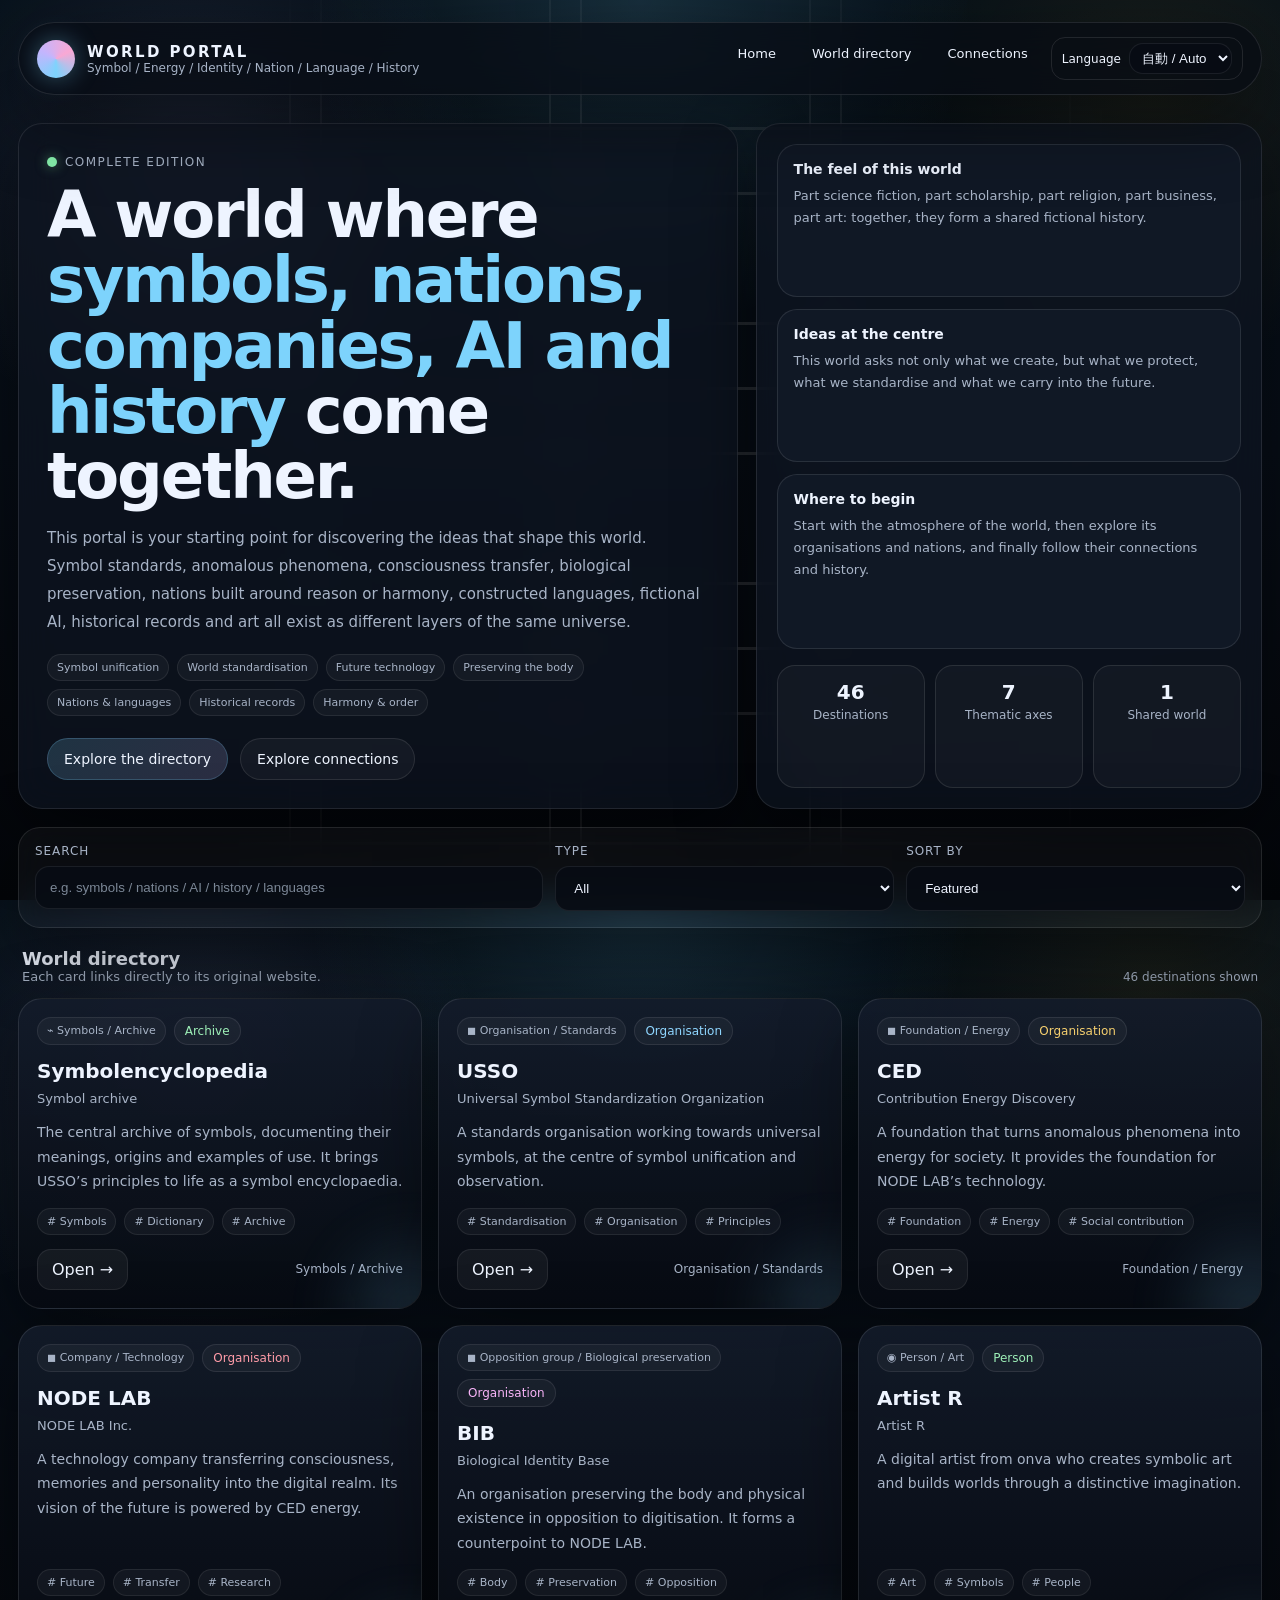
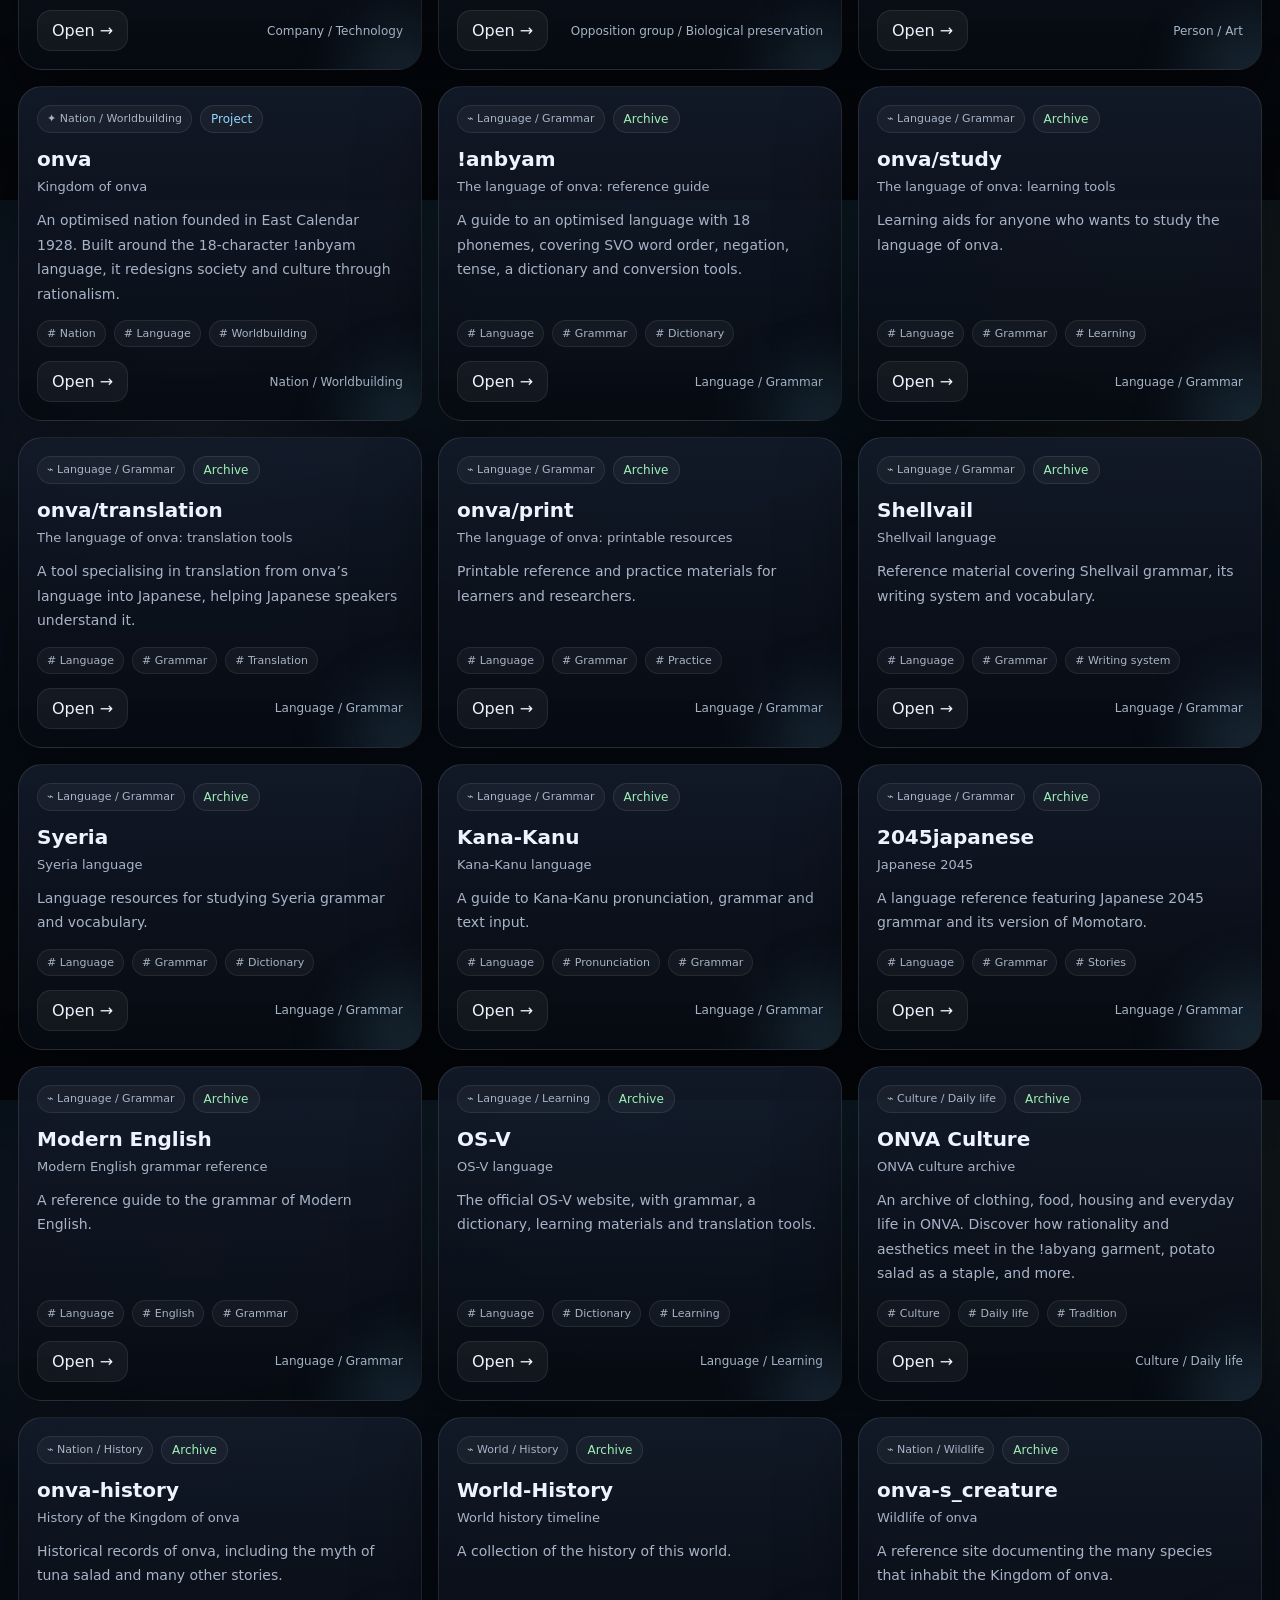
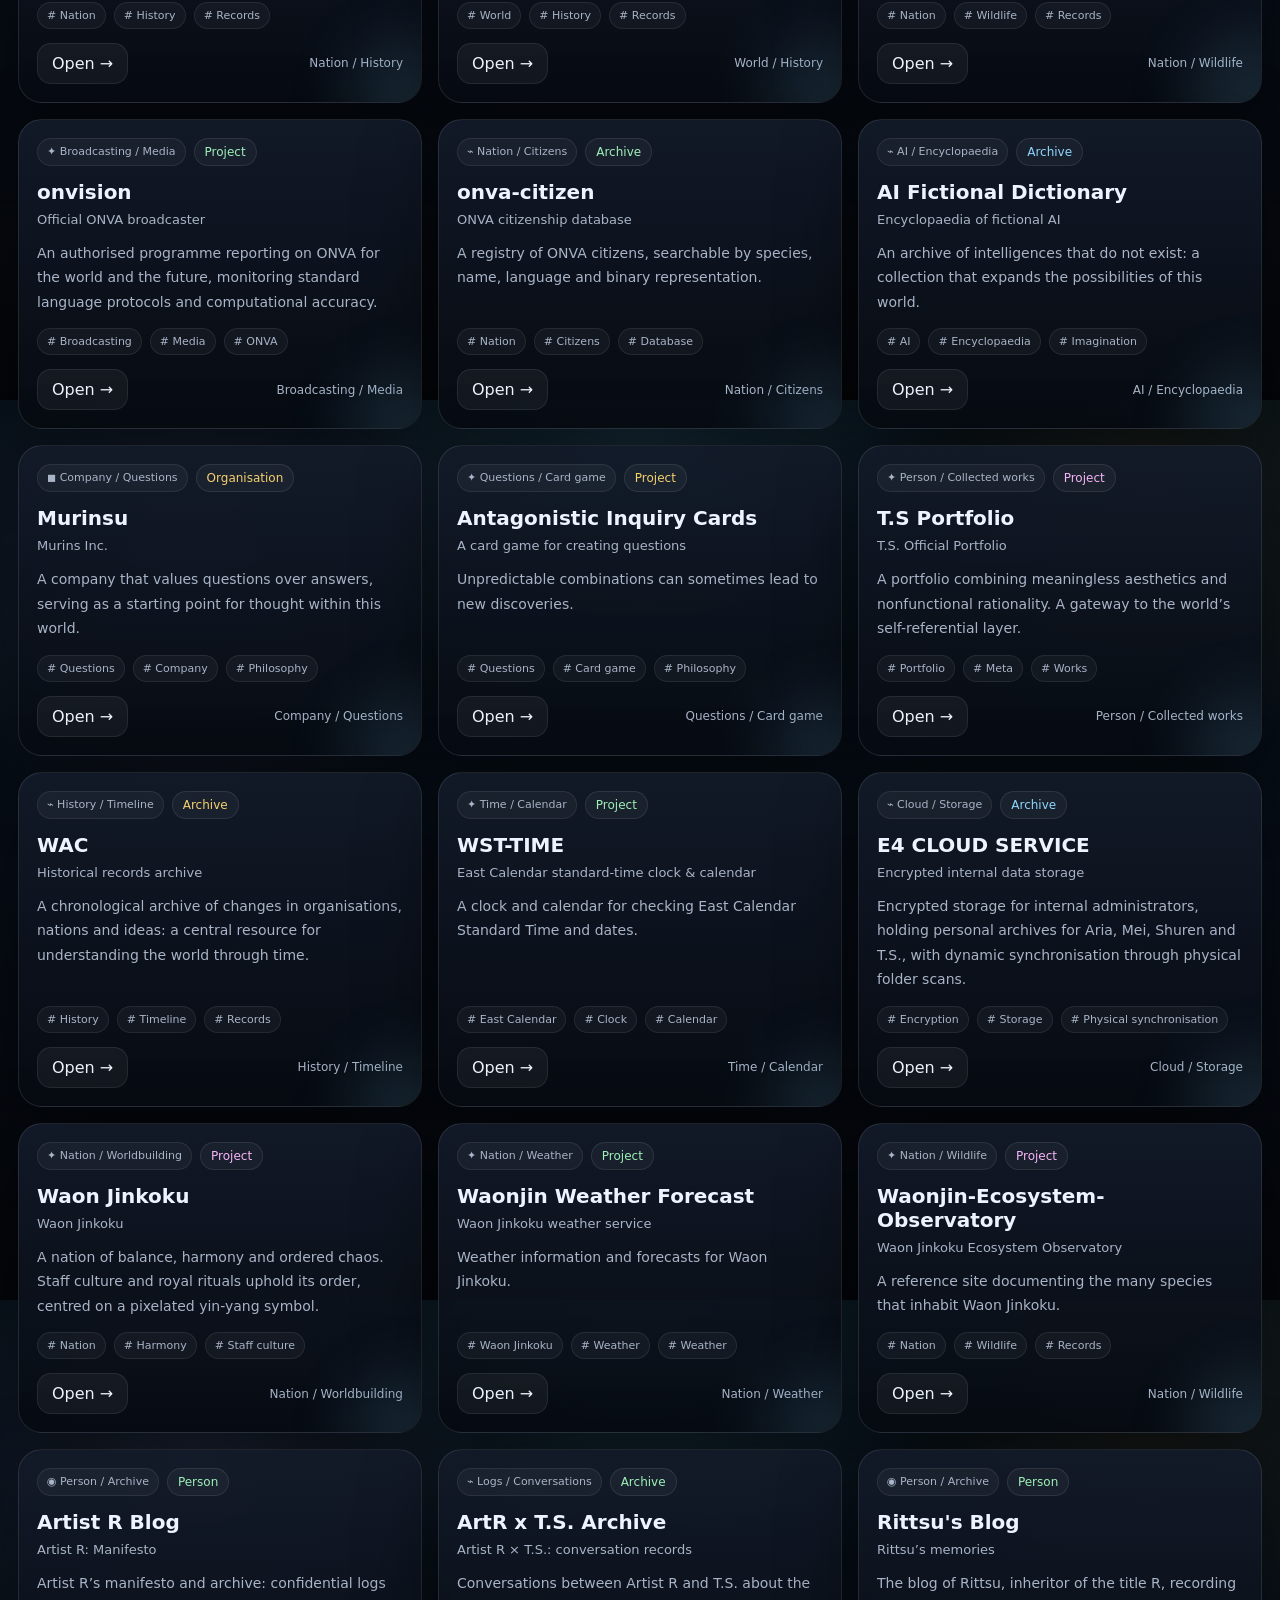
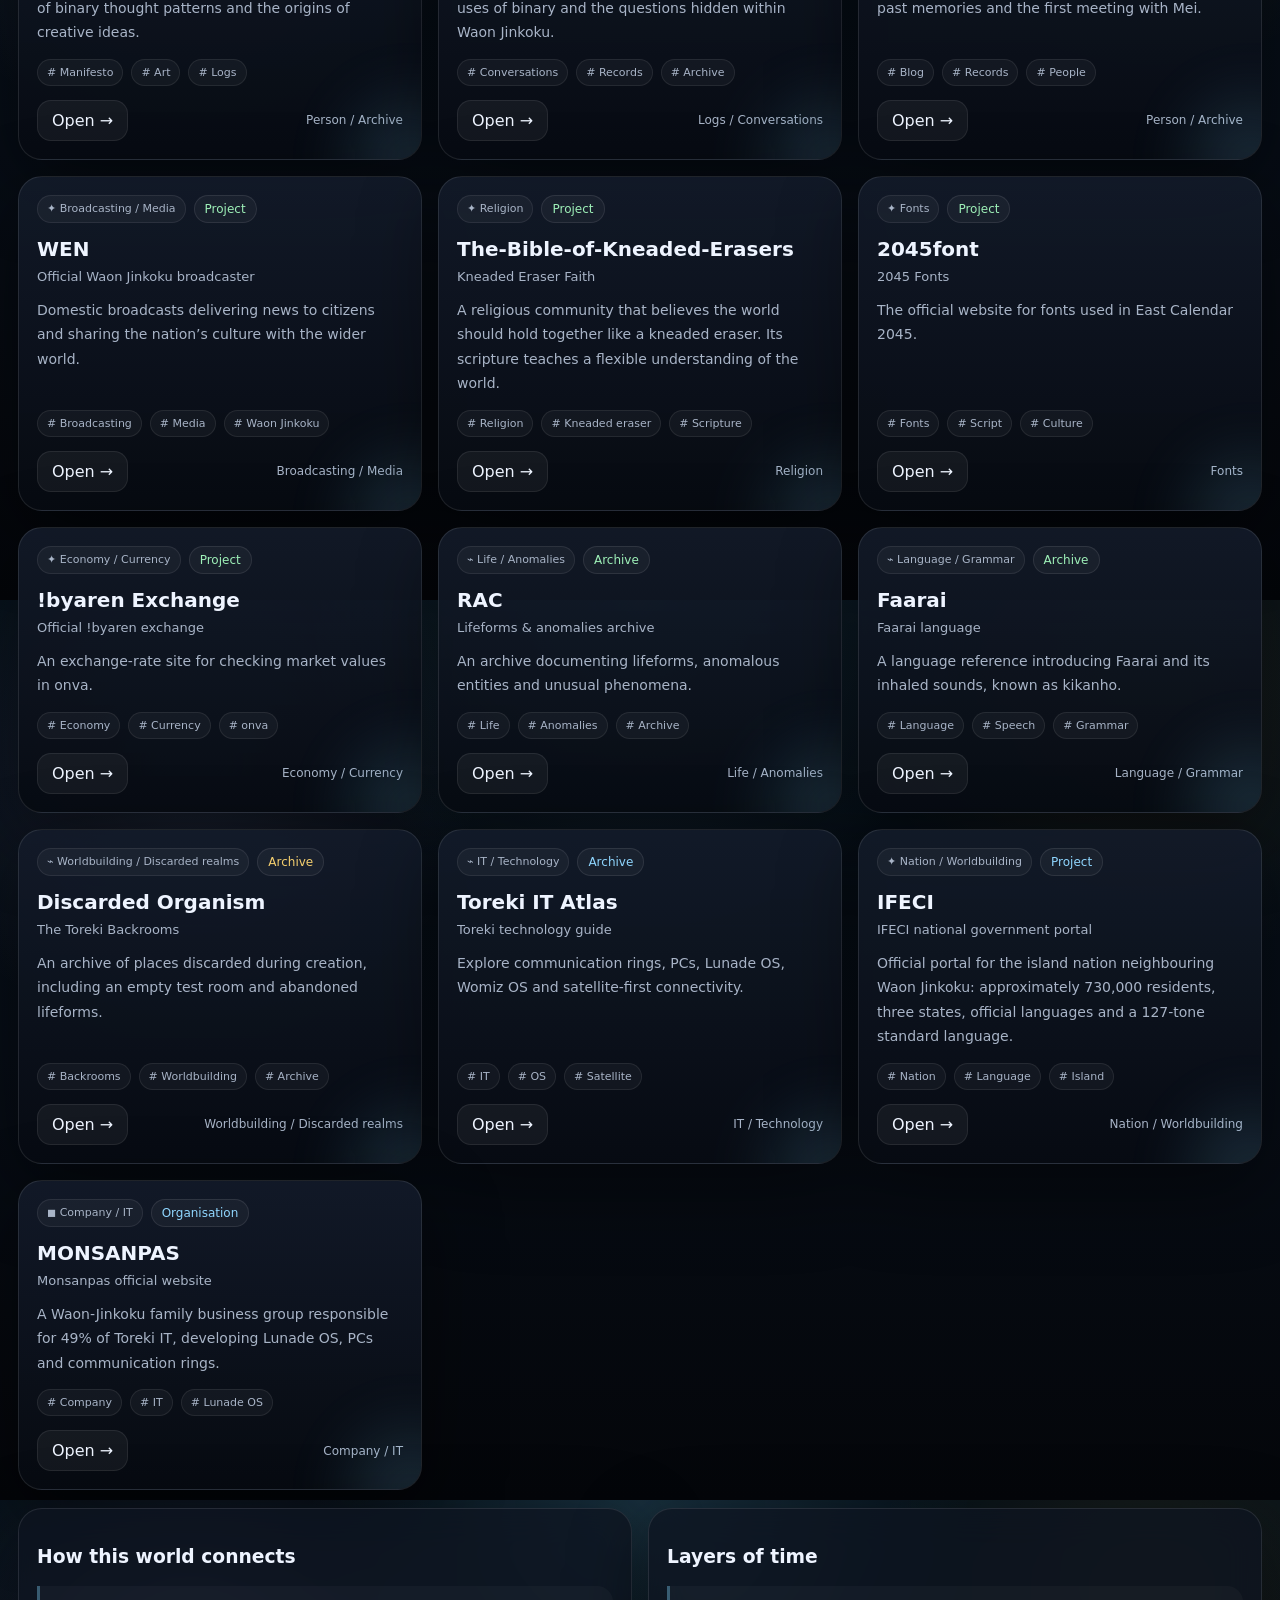
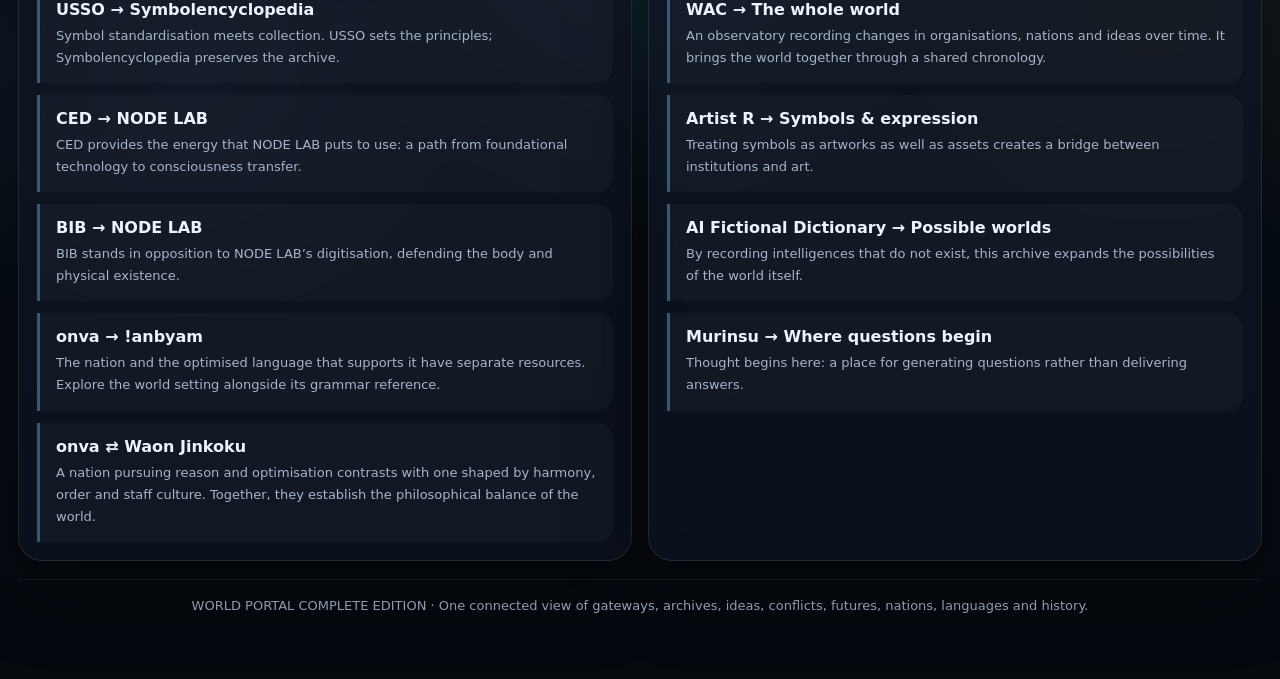
<file: index.html>
<!DOCTYPE html>
<html lang="ja">

<head>
  <meta charset="UTF-8" />
  <meta name="viewport" content="width=device-width, initial-scale=1.0" />
  <title>World Portal - complete</title>
  <meta name="description" content="すべてのプロジェクト・組織・アーカイブへの総合アクセスハブ。" />
  <meta property="og:title" content="World Portal - complete" />
  <meta property="og:description" content="すべてのプロジェクト・組織・アーカイブへの総合アクセスハブ。" />
  <meta property="og:type" content="website" />
  <meta property="og:url" content="https://ec2045.github.io/" />
  <meta property="og:site_name" content="WATCH ALL COMPANY." />
  <link rel="icon" href="icon.png" />
  <meta name="google-site-verification" content="BtT367rVNCORIEjawUDX6Yaw9mFeGiXipeENH6qj6YA" />
  <link rel="stylesheet" href="src/cab2f43f.css?v=20261102-it-migration">
</head>

<body>
  <div class="window-bg"></div>

  <div class="loader" id="loader">
    <div class="loader-box">
      <div class="loader-top">
        <div class="loader-ring"></div>
        <div>
          <h2>WORLD PORTAL INITIALIZING</h2>
          <p><span data-i18n="text.0">記号、国家、企業、AI、歴史を接続しています。世界の断片をひとつの入口へ。</span></p>
        </div>
      </div>
      <div class="bar"><i></i></div>
    </div>
  </div>

  <div class="wrap">
    <header class="topbar">
      <div class="brand">
        <div class="orb"></div>
        <div>
          <h1>WORLD PORTAL</h1>
          <p>Symbol / Energy / Identity / Nation / Language / History</p>
        </div>
      </div>
      <nav class="nav">
        <a href="#start"><span data-i18n="text.1">入口</span></a>
        <a href="#worlds"><span data-i18n="text.2">世界一覧</span></a>
        <a href="#map"><span data-i18n="text.3">関係図</span></a>
        <label class="language-picker"><span data-i18n="language">言語</span>
          <select id="portal-language" aria-label="表示言語"><option value="auto">自動 / Auto</option><option value="ja">日本語</option><option value="en">English</option></select>
        </label>
      </nav>
    </header>

    <section class="hero" id="start">
      <article class="panel hero-main">
        <div class="eyebrow">Complete Edition</div>
        <h2><span data-i18n="text.4">ここは、</span><span class="accent"><span data-i18n="text.5">記号・国家・企業・AI・歴史</span></span><span data-i18n="text.6">がつながる世界です。</span></h2>
        <p>
          <span data-i18n="text.7">このポータルは、ひと目で世界観の核が伝わるように作られた統合入口です。</span><br>
          <span data-i18n="text.8">記号を標準化する組織、特異現象を扱う財団、意識転送の企業、身体保存の対抗組織、合理国家、調和国家、架空言語、架空AI、歴史記録、アート作品が、同じ宇宙の別レイヤーとして並んでいます。</span>
        </p>
        <div class="badge-row" style="margin-top:18px;">
          <span class="badge"><span data-i18n="text.9">記号の統一</span></span>
          <span class="badge"><span data-i18n="text.10">世界の標準化</span></span>
          <span class="badge"><span data-i18n="text.11">未来技術</span></span>
          <span class="badge"><span data-i18n="text.12">身体の保存</span></span>
          <span class="badge"><span data-i18n="text.13">国家と言語</span></span>
          <span class="badge"><span data-i18n="text.14">歴史の記録</span></span>
          <span class="badge"><span data-i18n="text.15">調和と秩序</span></span>
        </div>
        <div class="hero-actions">
          <a class="btn primary" href="#worlds"><span data-i18n="text.16">世界一覧を見る</span></a>
          <a class="btn" href="#map"><span data-i18n="text.17">関係図を見る</span></a>
        </div>
      </article>

      <aside class="panel hero-side">
        <div class="mini-card">
          <h3><span data-i18n="text.18">この世界の空気</span></h3>
          <p><span data-i18n="text.19">少しSF、少し学術、少し宗教、少し企業、少し芸術。全部が混ざって、ひとつの架空史になっています。</span></p>
        </div>
        <div class="mini-card">
          <h3><span data-i18n="text.20">この世界の核</span></h3>
          <p><span data-i18n="text.21">「何を作る世界か」だけでなく、「何を守り、何を標準化し、何を未来へ送るか」を中心に置いた設計です。</span></p>
        </div>
        <div class="mini-card">
          <h3><span data-i18n="text.22">見る順番</span></h3>
          <p><span data-i18n="text.23">1. 世界の空気 → 2. 勢力の一覧 → 3. 関係図と歴史、の順で理解しやすくしています。</span></p>
        </div>
        <div class="stats">
          <!-- 接続先数を動的に管理 -->
          <div class="stat"><b id="connection-count">41</b><span><span data-i18n="text.24">接続先</span></span></div>
          <div class="stat"><b>7</b><span><span data-i18n="text.25">勢力軸</span></span></div>
          <div class="stat"><b>1</b><span><span data-i18n="text.26">統合世界</span></span></div>
        </div>
      </aside>
    </section>

    <section class="controls panel" aria-label="検索と絞り込み">
      <div class="field">
        <label for="search"><span data-i18n="text.27">検索</span></label>
        <input id="search" type="text" placeholder="例: 記号 / 国家 / AI / 歴史 / 言語" />
      </div>
      <div class="field">
        <label for="filter"><span data-i18n="text.28">種別</span></label>
        <select id="filter">
          <option value="all" data-i18n="text.29">すべて</option>
          <option value="organization" data-i18n="text.30">組織</option>
          <option value="archive" data-i18n="text.31">アーカイブ</option>
          <option value="person" data-i18n="text.32">個人</option>
          <option value="project" data-i18n="text.33">プロジェクト</option>
        </select>
      </div>
      <div class="field">
        <label for="sort"><span data-i18n="text.34">並び順</span></label>
        <select id="sort">
          <option value="featured" data-i18n="text.35">おすすめ順</option>
          <option value="name" data-i18n="text.36">名前順</option>
          <option value="type" data-i18n="text.37">種別順</option>
        </select>
      </div>
    </section>

    <section class="section" id="worlds">
      <div class="section-head">
        <div>
          <h3 data-i18n="text.38">世界一覧</h3>
          <p><span data-i18n="text.39">各カードから元サイトへ直接移動できます。</span></p>
        </div>
        <div class="hint" id="count" role="status">41 件表示</div>
      </div>
      <div class="grid" id="grid" aria-live="polite"></div>
    </section>

    <section class="world-map" id="map">
      <article class="panel">
        <h3><span data-i18n="text.41">世界の構造</span></h3>
        <ul>
          <li>
            <b>USSO → Symbolencyclopedia</b>
            <p><span data-i18n="text.42">記号の標準化と収集がつながっています。理念側が USSO、アーカイブ側が Symbolencyclopedia です。</span></p>
          </li>
          <li>
            <b>CED → NODE LAB</b>
            <p><span data-i18n="text.43">CED がエネルギー源、NODE LAB がその応用先。技術基盤から意識転送へ進む流れがあります。</span></p>
          </li>
          <li>
            <b>BIB → NODE LAB</b>
            <p><span data-i18n="text.44">NODE LAB のデジタル化に対して、BIB は肉体と実存を守る対抗軸として配置できます。</span></p>
          </li>
          <li>
            <b>onva → !anbyam</b>
            <p><span data-i18n="text.45">国家そのものと、その国家を支える最適化言語が分かれています。世界設定の本体と文法書をセットで扱う構造です。</span></p>
          </li>
          <li>
            <b><span data-i18n="text.46">onva ⇄ 和温陣国</span></b>
            <p><span data-i18n="text.47">合理と最適化を追求する国家と、調和・秩序・杖文化を持つ国家の対比構造。世界観の思想的バランスを形成します。</span></p>
          </li>
        </ul>
      </article>

      <article class="panel">
        <h3><span data-i18n="text.48">時間の層</span></h3>
        <ul>
          <li>
            <b><span data-i18n="text.49">WAC → 全世界</span></b>
            <p><span data-i18n="text.50">各組織・国家・思想の変化を時系列で記録する観測装置。世界全体を「時間軸」で統合する役割を持ちます。</span></p>
          </li>
          <li>
            <b><span data-i18n="text.51">Artist R → 記号と表現</span></b>
            <p><span data-i18n="text.52">記号を資産ではなく作品としても扱うことで、制度と芸術のあいだをつなぎます。</span></p>
          </li>
          <li>
            <b><span data-i18n="text.53">AI Fictional Dictionary → 可能世界</span></b>
            <p><span data-i18n="text.54">存在しない知能を記録することで、世界の選択肢そのものを増やすアーカイブです。</span></p>
          </li>
          <li>
            <b><span data-i18n="text.55">Murinsu → 問いの入口</span></b>
            <p><span data-i18n="text.56">答えを出す場所ではなく、問いを発生させる場所として世界の思考を開始させます。</span></p>
          </li>
        </ul>
      </article>
    </section>

    <div class="footer">
      <span data-i18n="text.57">WORLD PORTAL COMPLETE EDITION · 入口 / アーカイブ / 理念 / 対立 / 未来 / 国家 / 言語 / 歴史 を一本化した統合ビュー</span>
    </div>
  </div>
  <script src="src/locales.js?v=20261111-portal-links"></script>
  <script src="src/0594435c.js?v=20261111-portal-links"></script>

</body>

</html>
</file>
<file: src/cab2f43f.css>
:root {
  --bg: #05080f;
  --bg2: #0b1220;
  --panel: rgba(14, 20, 32, .76);
  --panel2: rgba(18, 26, 40, .92);
  --line: rgba(255, 255, 255, .10);
  --text: #eef4ff;
  --muted: #a8b4c7;
  --accent: #7dd3fc;
  --accent2: #c4b5fd;
  --good: #86efac;
  --warn: #fbbf24;
  --danger: #fb7185;
  --shadow: 0 24px 80px rgba(0, 0, 0, .46);
  --radius: 24px;
}

* {
  box-sizing: border-box
}

html,
body {
  height: 100%
}

body {
  margin: 0;
  font-family: system-ui, -apple-system, BlinkMacSystemFont, "Segoe UI", sans-serif;
  color: var(--text);
  background:
    radial-gradient(circle at top, rgba(125, 211, 252, .16), transparent 30%),
    radial-gradient(circle at 15% 18%, rgba(196, 181, 253, .12), transparent 22%),
    radial-gradient(circle at 90% 10%, rgba(251, 191, 36, .08), transparent 20%),
    linear-gradient(180deg, #051019 0%, #070d16 50%, #04060a 100%);
  overflow-x: hidden;
}

.window-bg {
  position: fixed;
  inset: 0;
  pointer-events: none;
  opacity: .16;
  background:
    linear-gradient(90deg, transparent 0 11%, rgba(255, 255, 255, .85) 11% 12%, transparent 12% 23%, rgba(255, 255, 255, .85) 23% 24%, transparent 24% 100%),
    linear-gradient(180deg, transparent 0 24%, rgba(255, 255, 255, .85) 24% 25%, transparent 25% 49%, rgba(255, 255, 255, .85) 49% 50%, transparent 50% 74%, rgba(255, 255, 255, .85) 74% 75%, transparent 75% 100%);
  background-size: 260px 260px;
  mask-image: radial-gradient(circle at center, black 28%, transparent 76%);
}

.wrap {
  max-width: 1360px;
  margin: 0 auto;
  padding: 22px 18px 48px;
  position: relative;
  z-index: 1
}

.topbar {
  display: flex;
  align-items: center;
  justify-content: space-between;
  gap: 16px;
  padding: 14px 18px;
  border: 1px solid var(--line);
  border-radius: 999px;
  background: rgba(7, 12, 20, .74);
  backdrop-filter: blur(16px);
  box-shadow: var(--shadow);
  position: sticky;
  top: 16px;
  z-index: 20;
}

.brand {
  display: flex;
  align-items: center;
  gap: 12px;
  min-width: 0
}

.orb {
  width: 38px;
  height: 38px;
  border-radius: 50%;
  background: conic-gradient(from 180deg, var(--accent), var(--accent2), #f9a8d4, var(--accent));
  box-shadow: 0 0 24px rgba(125, 211, 252, .36);
  flex: 0 0 auto;
}

.brand h1 {
  margin: 0;
  font-size: 15px;
  letter-spacing: .16em;
  text-transform: uppercase
}

.brand p {
  margin: 0;
  font-size: 12px;
  color: var(--muted)
}

.nav {
  display: flex;
  gap: 10px;
  flex-wrap: wrap;
  justify-content: flex-end
}

.nav a {
  color: var(--text);
  text-decoration: none;
  font-size: 13px;
  padding: 8px 12px;
  border: 1px solid transparent;
  border-radius: 999px;
  transition: .2s;
}

.nav a:hover {
  border-color: var(--line);
  background: rgba(255, 255, 255, .05)
}

.hero {
  margin-top: 28px;
  display: grid;
  grid-template-columns: 1.35fr .95fr;
  gap: 18px;
  align-items: stretch;
}

.panel {
  background: var(--panel);
  border: 1px solid var(--line);
  border-radius: var(--radius);
  box-shadow: var(--shadow);
  backdrop-filter: blur(18px);
}

.hero-main {
  padding: 28px
}

.eyebrow {
  display: inline-flex;
  align-items: center;
  gap: 8px;
  font-size: 12px;
  letter-spacing: .12em;
  text-transform: uppercase;
  color: var(--muted);
  margin-bottom: 14px;
}

.eyebrow::before {
  content: "";
  width: 10px;
  height: 10px;
  border-radius: 50%;
  background: var(--good);
  box-shadow: 0 0 12px rgba(134, 239, 172, .5);
}

.hero h2 {
  margin: 0;
  font-size: clamp(34px, 5vw, 66px);
  line-height: 1.02;
  letter-spacing: -.04em
}

.hero h2 .accent {
  color: var(--accent)
}

.hero p {
  margin: 16px 0 0;
  color: var(--muted);
  line-height: 1.85;
  max-width: 72ch;
  font-size: 15px;
}

.hero-actions {
  display: flex;
  gap: 12px;
  flex-wrap: wrap;
  margin-top: 22px
}

.btn {
  display: inline-flex;
  align-items: center;
  gap: 10px;
  border-radius: 999px;
  padding: 12px 16px;
  border: 1px solid var(--line);
  color: var(--text);
  text-decoration: none;
  background: rgba(255, 255, 255, .04);
  transition: .18s;
  font-size: 14px;
}

.btn:hover {
  transform: translateY(-1px);
  background: rgba(255, 255, 255, .08)
}

.btn.primary {
  background: linear-gradient(135deg, rgba(125, 211, 252, .18), rgba(196, 181, 253, .18));
  border-color: rgba(125, 211, 252, .22)
}

.hero-side {
  padding: 20px;
  display: grid;
  gap: 12px
}

.mini-card {
  padding: 16px;
  border-radius: 20px;
  background: var(--panel2);
  border: 1px solid var(--line);
}

.mini-card h3 {
  margin: 0 0 8px;
  font-size: 14px
}

.mini-card p {
  margin: 0;
  color: var(--muted);
  line-height: 1.7;
  font-size: 13px
}

.stats {
  display: grid;
  grid-template-columns: repeat(3, 1fr);
  gap: 10px;
  margin-top: 4px
}

.stat {
  padding: 14px 10px;
  text-align: center;
  border-radius: 18px;
  background: rgba(255, 255, 255, .03);
  border: 1px solid var(--line)
}

.stat b {
  display: block;
  font-size: 20px
}

.stat span {
  font-size: 12px;
  color: var(--muted)
}

.controls {
  margin-top: 18px;
  padding: 16px;
  display: grid;
  grid-template-columns: 1.2fr .8fr .8fr;
  gap: 12px;
  background: rgba(255, 255, 255, .03);
  border: 1px solid var(--line);
  border-radius: 22px;
}

.field {
  display: flex;
  flex-direction: column;
  gap: 8px
}

.field label {
  font-size: 12px;
  color: var(--muted);
  letter-spacing: .08em;
  text-transform: uppercase
}

input,
select {
  width: 100%;
  border-radius: 14px;
  border: 1px solid rgba(255, 255, 255, .08);
  background: rgba(8, 13, 21, .90);
  color: var(--text);
  padding: 13px 14px;
  outline: none;
}

input::placeholder {
  color: #7b8796
}

.section {
  margin-top: 20px
}

.section-head {
  display: flex;
  justify-content: space-between;
  align-items: end;
  gap: 16px;
  margin: 18px 4px 14px;
}

.section-head h3 {
  margin: 0;
  font-size: 18px
}

.section-head p {
  margin: 0;
  color: var(--muted);
  font-size: 13px
}

.grid {
  display: grid;
  grid-template-columns: repeat(3, minmax(0, 1fr));
  gap: 16px;
}

.card {
  position: relative;
  overflow: hidden;
  padding: 18px;
  min-height: 250px;
  border-radius: 24px;
  border: 1px solid var(--line);
  background: linear-gradient(180deg, rgba(19, 27, 42, .90), rgba(7, 11, 18, .95));
  box-shadow: var(--shadow);
  display: flex;
  flex-direction: column;
  gap: 14px;
  transition: transform .18s ease, border-color .18s ease;
}

.card:hover {
  transform: translateY(-3px);
  border-color: rgba(125, 211, 252, .26)
}

.card::after {
  content: "";
  position: absolute;
  inset: auto -20% -30% auto;
  width: 180px;
  height: 180px;
  border-radius: 50%;
  filter: blur(30px);
  opacity: .22;
  background: radial-gradient(circle, var(--accent), transparent 70%);
}

.badge-row {
  display: flex;
  gap: 8px;
  flex-wrap: wrap
}

.badge {
  font-size: 11px;
  color: var(--muted);
  padding: 6px 9px;
  border-radius: 999px;
  background: rgba(255, 255, 255, .04);
  border: 1px solid rgba(255, 255, 255, .08);
}

.card h4 {
  margin: 0;
  font-size: 20px
}

.card .jp {
  color: var(--muted);
  font-size: 13px;
  margin-top: -6px
}

.card .desc {
  margin: 0;
  color: var(--muted);
  line-height: 1.75;
  font-size: 14px;
  flex: 1
}

.card-footer {
  display: flex;
  justify-content: space-between;
  align-items: center;
  gap: 10px;
  flex-wrap: wrap
}

.linkbtn {
  display: inline-flex;
  align-items: center;
  gap: 8px;
  text-decoration: none;
  color: var(--text);
  padding: 10px 14px;
  border-radius: 14px;
  background: rgba(255, 255, 255, .05);
  border: 1px solid rgba(255, 255, 255, .08);
}

.linkbtn:hover {
  background: rgba(255, 255, 255, .08)
}

.hint {
  font-size: 12px;
  color: var(--muted)
}

.status {
  font-size: 12px;
  padding: 6px 10px;
  border-radius: 999px;
  width: max-content;
  border: 1px solid rgba(255, 255, 255, .09);
  background: rgba(255, 255, 255, .04);
}

.status.green {
  color: #9ef0b8
}

.status.blue {
  color: #8fd6ff
}

.status.pink {
  color: #f8b4f8
}

.status.amber {
  color: #f6d06f
}

.status.red {
  color: #ff9ca8
}

.world-map {
  margin-top: 18px;
  display: grid;
  grid-template-columns: 1fr 1fr;
  gap: 16px;
}

.world-map .panel {
  padding: 18px
}

.world-map ul {
  margin: 12px 0 0;
  padding: 0;
  list-style: none;
  display: grid;
  gap: 12px
}

.world-map li {
  padding: 14px 14px 14px 16px;
  border-left: 3px solid rgba(125, 211, 252, .35);
  background: rgba(255, 255, 255, .03);
  border-radius: 0 16px 16px 0;
}

.world-map li b {
  display: block;
  margin-bottom: 6px
}

.world-map li p {
  margin: 0;
  color: var(--muted);
  line-height: 1.7;
  font-size: 13px
}

.footer {
  margin-top: 18px;
  padding: 18px;
  text-align: center;
  color: var(--muted);
  font-size: 13px;
  border-top: 1px solid rgba(255, 255, 255, .08);
}

.loader {
  position: fixed;
  inset: 0;
  z-index: 99;
  display: grid;
  place-items: center;
  background: radial-gradient(circle at center, rgba(14, 22, 35, .90), rgba(4, 6, 11, .98));
  transition: opacity .45s ease, visibility .45s ease;
}

.loader.hide {
  opacity: 0;
  visibility: hidden
}

.loader-box {
  width: min(560px, calc(100vw - 32px));
  padding: 24px;
  border-radius: 28px;
  border: 1px solid rgba(255, 255, 255, .08);
  background: rgba(12, 18, 28, .78);
  box-shadow: var(--shadow);
  backdrop-filter: blur(16px);
}

.loader-top {
  display: flex;
  align-items: center;
  gap: 14px
}

.loader-ring {
  width: 54px;
  height: 54px;
  border-radius: 50%;
  border: 4px solid rgba(255, 255, 255, .09);
  border-top-color: var(--accent);
  animation: spin 1s linear infinite;
}

.loader h2 {
  margin: 0;
  font-size: 20px
}

.loader p {
  margin: 8px 0 16px;
  color: var(--muted);
  line-height: 1.7
}

.bar {
  width: 100%;
  height: 10px;
  border-radius: 999px;
  background: rgba(255, 255, 255, .08);
  overflow: hidden;
  border: 1px solid rgba(255, 255, 255, .08);
}

.bar>i {
  display: block;
  height: 100%;
  width: 34%;
  border-radius: 999px;
  background: linear-gradient(90deg, var(--accent), var(--accent2));
  animation: load 2.2s ease-in-out infinite;
}

@keyframes spin {
  to {
    transform: rotate(360deg)
  }
}

@keyframes load {
  0% {
    transform: translateX(-110%)
  }

  50% {
    transform: translateX(220%)
  }

  100% {
    transform: translateX(420%)
  }
}

@media (max-width: 1080px) {
  .hero {
    grid-template-columns: 1fr
  }

  .grid {
    grid-template-columns: repeat(2, minmax(0, 1fr))
  }

  .world-map {
    grid-template-columns: 1fr
  }

  .controls {
    grid-template-columns: 1fr
  }
}

@media (max-width: 720px) {
  .wrap {
    padding: 14px 12px 34px
  }

  .topbar {
    border-radius: 22px;
    padding: 14px
  }

  .nav {
    justify-content: flex-start
  }

  .hero-main {
    padding: 20px
  }

  .grid {
    grid-template-columns: 1fr
  }

  .stats {
    grid-template-columns: 1fr
  }
}
/* Keep the language control within the existing navigation at every width. */
.language-picker {
  display: flex;
  align-items: center;
  gap: 8px;
  padding: 5px 10px;
  border: 1px solid var(--line);
  border-radius: 14px;
  font-size: 12px;
}
.language-picker select {
  width: auto;
  min-width: 98px;
  padding: 6px 8px;
}
.empty-results {
  grid-column: 1 / -1;
  padding: 24px;
  text-align: center;
}
html[lang="en"] .hero-main h2 { letter-spacing: -.035em; }
html[lang="en"] .card h4 { overflow-wrap: anywhere; }
@media (max-width: 720px) {
  .topbar { flex-wrap: wrap; }
  .nav { width: 100%; }
}
</file>
